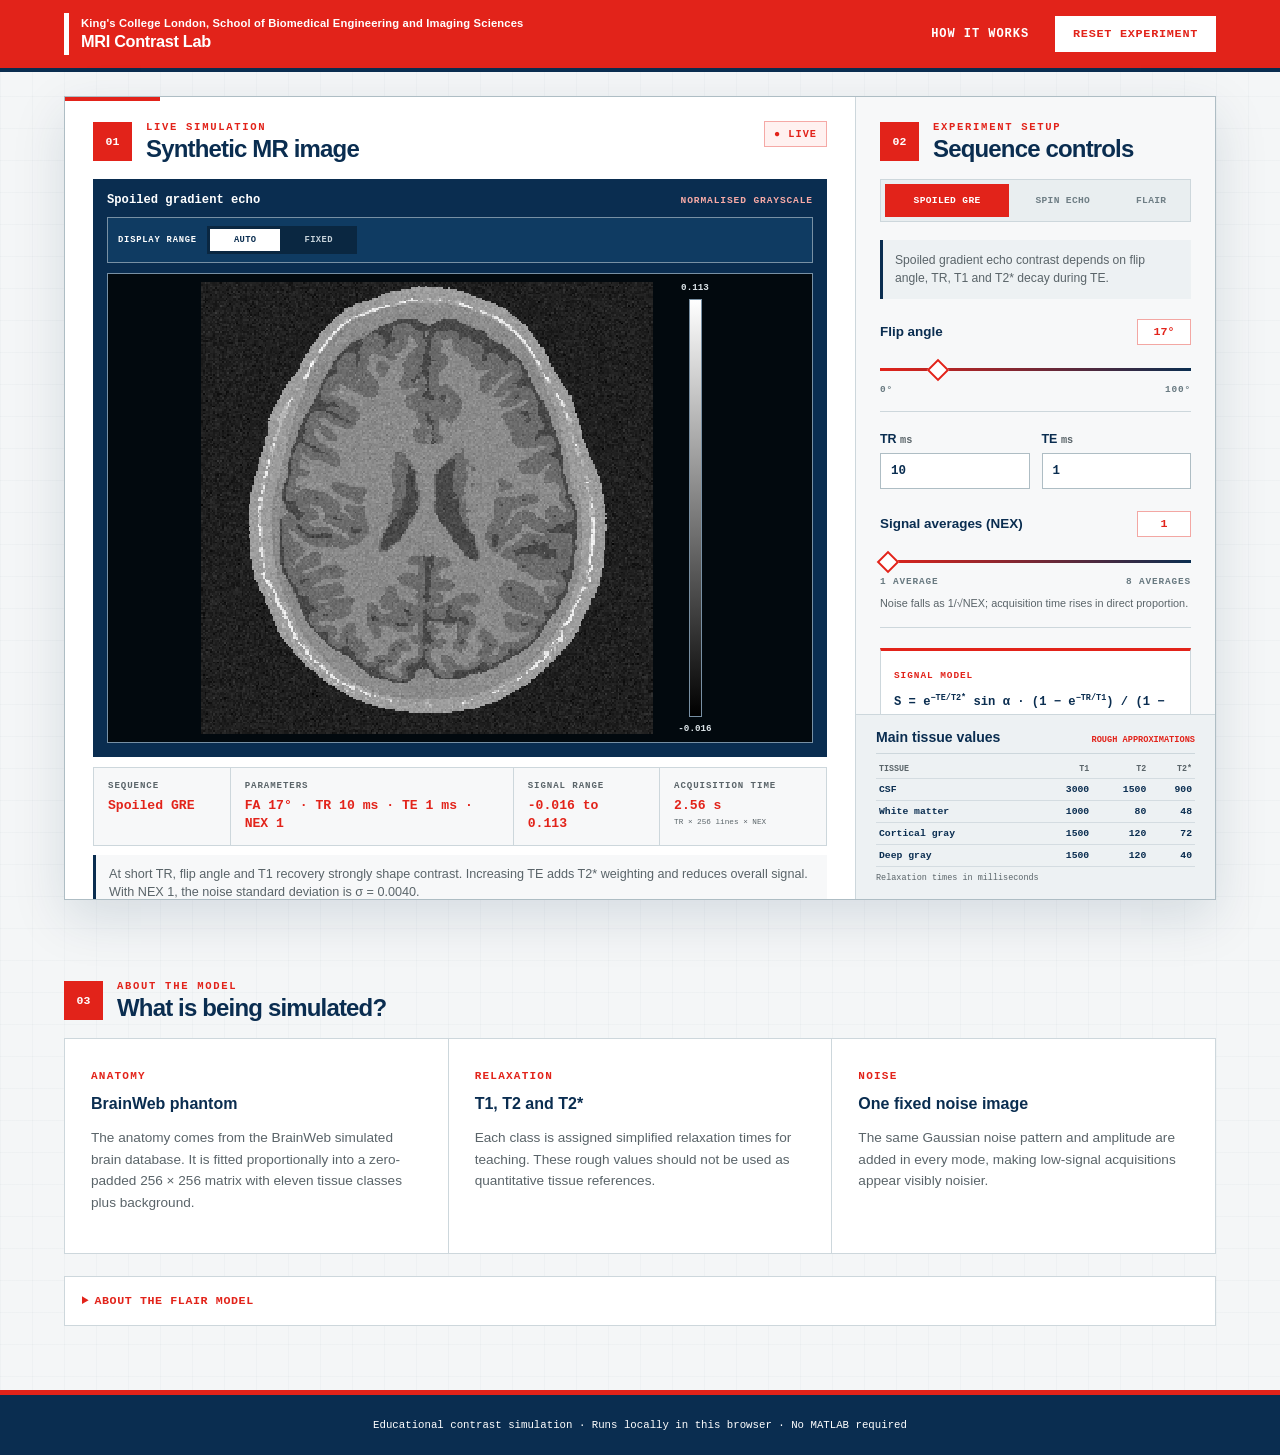
<file: lab-apps/contrast/index.html>
<!doctype html>
<html lang="en">
  <head>
    <meta charset="utf-8" />
    <meta name="viewport" content="width=device-width, initial-scale=1" />
    <meta name="theme-color" content="#e2231a" />
    <meta name="description" content="Explore spoiled GRE, spin echo and FLAIR MRI contrast in a browser-based teaching simulation." />
    <title>MRI Contrast Lab</title>
    <link rel="icon" href="favicon.svg?v=1" type="image/svg+xml" sizes="any" />
    <link rel="stylesheet" href="styles.css?v=contrast-6" />
  </head>
  <body>
    <header class="topbar">
      <a class="brand" href="#top" aria-label="MRI Contrast Lab home">
        <span class="brand-rule" aria-hidden="true"></span>
        <span class="brand-copy">
          <span class="institution">King's College London, School of Biomedical Engineering and Imaging Sciences</span>
          <span class="brand-title">MRI Contrast Lab</span>
        </span>
      </a>
      <div class="top-actions">
        <button class="text-button" id="howButton" type="button">How it works</button>
        <button class="reset-button" id="resetButton" type="button">Reset experiment</button>
      </div>
    </header>

    <main id="top">
      <section class="workspace" aria-label="MRI contrast experiment">
        <section class="results" aria-labelledby="resultTitle">
          <div class="section-heading result-heading">
            <span class="step">01</span>
            <div><p class="kicker">Live simulation</p><h1 id="resultTitle">Synthetic MR image</h1></div>
            <span class="status" id="status" role="status">Loading</span>
          </div>

          <figure class="image-panel">
            <figcaption><span id="imageTitle">Spoiled gradient echo</span><small>normalised grayscale</small></figcaption>
            <div class="image-toolbar" aria-label="Image contrast display controls">
              <span class="contrast-label">Display range</span>
              <div class="contrast-switch" role="group" aria-label="Select automatic or fixed image contrast">
                <button class="contrast-button active" id="autoContrast" type="button" aria-pressed="true">Auto</button>
                <button class="contrast-button" id="fixedContrast" type="button" aria-pressed="false">Fixed</button>
              </div>
              <div class="fixed-range" id="fixedRange" hidden>
                <label>Lower<input id="contrastLower" type="number" step="0.001" inputmode="decimal" /></label>
                <label>Upper<input id="contrastUpper" type="number" step="0.001" inputmode="decimal" /></label>
              </div>
            </div>
            <div class="image-stage">
              <canvas id="imageCanvas" width="256" height="256" aria-label="Simulated axial brain MR image in a square field of view"></canvas>
              <div class="colorbar" aria-label="Signal intensity scale">
                <span id="scaleMax">—</span><i aria-hidden="true"></i><span id="scaleMin">—</span>
              </div>
            </div>
          </figure>

          <div class="metrics" aria-label="Simulation metrics">
            <div><span>Sequence</span><strong id="sequenceReadout">Spoiled GRE</strong></div>
            <div><span>Parameters</span><strong id="parameterReadout">FA 17° · TR 10 ms · TE 1 ms</strong></div>
            <div><span>Signal range</span><strong id="rangeReadout">—</strong></div>
            <div><span>Acquisition time</span><strong id="acquisitionReadout">—</strong><small>TR × 256 lines × NEX</small></div>
          </div>
          <p class="interpretation" id="interpretation">Preparing the BrainWeb-derived tissue phantom…</p>
        </section>

        <aside class="controls" aria-labelledby="controlsTitle">
          <div class="section-heading">
            <span class="step">02</span>
            <div><p class="kicker">Experiment setup</p><h2 id="controlsTitle">Sequence controls</h2></div>
          </div>

          <div class="mode-switch" role="group" aria-label="Select sequence type">
            <button class="mode-button active" id="greMode" type="button" aria-pressed="true">Spoiled GRE</button>
            <button class="mode-button" id="seMode" type="button" aria-pressed="false">Spin echo</button>
            <button class="mode-button" id="flairMode" type="button" aria-pressed="false">FLAIR</button>
          </div>

          <p class="panel-intro" id="sequenceDescription">Spoiled gradient echo contrast depends on flip angle, TR, T1 and T2* decay during TE.</p>

          <div class="control-panel" id="greControls">
            <div class="control-group">
              <div class="control-title"><label for="greFA">Flip angle</label><output id="greFAValue">17°</output></div>
              <input id="greFA" type="range" min="0" max="100" step="1" value="17" />
              <div class="range-labels"><span>0°</span><span>100°</span></div>
            </div>
            <div class="number-pair">
              <label>TR <span>ms</span><input id="greTR" type="number" min="1" step="1" value="10" /></label>
              <label>TE <span>ms</span><input id="greTE" type="number" min="0.1" step="0.1" value="1" /></label>
            </div>
          </div>

          <div class="control-panel" id="seControls" hidden>
            <div class="number-pair">
              <label>TR <span>ms</span><input id="seTR" type="number" min="1" step="1" value="1000" /></label>
              <label>TE <span>ms</span><input id="seTE" type="number" min="0.1" step="0.1" value="10" /></label>
            </div>
          </div>

          <div class="control-panel" id="flairControls" hidden>
            <div class="number-field"><label for="flairTI">Inversion time, TI <span>ms</span></label><input id="flairTI" type="number" min="0" step="1" value="458" /></div>
            <div class="number-pair">
              <label>TR <span>ms</span><input id="flairTR" type="number" min="1" step="1" value="1000" /></label>
              <label>TE <span>ms</span><input id="flairTE" type="number" min="0.1" step="0.1" value="180" /></label>
            </div>
          </div>

          <div class="control-group averaging-control">
            <div class="control-title"><label for="nex">Signal averages (NEX)</label><output id="nexValue">1</output></div>
            <input id="nex" type="range" min="1" max="8" step="1" value="1" />
            <div class="range-labels"><span>1 average</span><span>8 averages</span></div>
            <p>Noise falls as 1/√NEX; acquisition time rises in direct proportion.</p>
          </div>

          <div class="formula-card">
            <span>Signal model</span>
            <p id="formulaReadout" aria-label="Spoiled gradient echo signal equation">S = e<sup>−TE/T2*</sup> sin α · (1 − e<sup>−TR/T1</sup>) / (1 − cos α · e<sup>−TR/T1</sup>)</p>
          </div>
          <div class="tip"><span aria-hidden="true">✦</span><p id="tipText"><strong>Try this:</strong> vary the flip angle at short TR and find the angle that maximises signal.</p></div>
        </aside>

        <aside class="derived" aria-labelledby="tissueTitle">
          <div class="derived-heading"><h2 id="tissueTitle">Main tissue values</h2><span>rough approximations</span></div>
          <table>
            <thead><tr><th>Tissue</th><th>T1</th><th>T2</th><th>T2*</th></tr></thead>
            <tbody>
              <tr><th>CSF</th><td>3000</td><td>1500</td><td>900</td></tr>
              <tr><th>White matter</th><td>1000</td><td>80</td><td>48</td></tr>
              <tr><th>Cortical gray</th><td>1500</td><td>120</td><td>72</td></tr>
              <tr><th>Deep gray</th><td>1500</td><td>120</td><td>40</td></tr>
            </tbody>
          </table>
          <small>Relaxation times in milliseconds</small>
        </aside>
      </section>

      <section class="explain" id="explain" aria-labelledby="explainTitle">
        <div class="section-heading">
          <span class="step">03</span>
          <div><p class="kicker">About the model</p><h2 id="explainTitle">What is being simulated?</h2></div>
        </div>
        <div class="concept-grid">
          <article><span>Anatomy</span><h3>BrainWeb phantom</h3><p>The anatomy comes from the BrainWeb simulated brain database. It is fitted proportionally into a zero-padded 256 × 256 matrix with eleven tissue classes plus background.</p></article>
          <article><span>Relaxation</span><h3>T1, T2 and T2*</h3><p>Each class is assigned simplified relaxation times for teaching. These rough values should not be used as quantitative tissue references.</p></article>
          <article><span>Noise</span><h3>One fixed noise image</h3><p>The same Gaussian noise pattern and amplitude are added in every mode, making low-signal acquisitions appear visibly noisier.</p></article>
        </div>
        <details>
          <summary>About the FLAIR model</summary>
          <p>FLAIR is represented as a spin-echo signal preceded by inversion. Adjust TI to find where a tissue’s longitudinal magnetisation crosses zero; the displayed image uses magnitude, matching the original Live Script.</p>
        </details>
      </section>
    </main>

    <footer><p>Educational contrast simulation · Runs locally in this browser · No MATLAB required</p></footer>
    <script type="module" src="app.js?v=contrast-6"></script>
  </body>
</html>
</file>
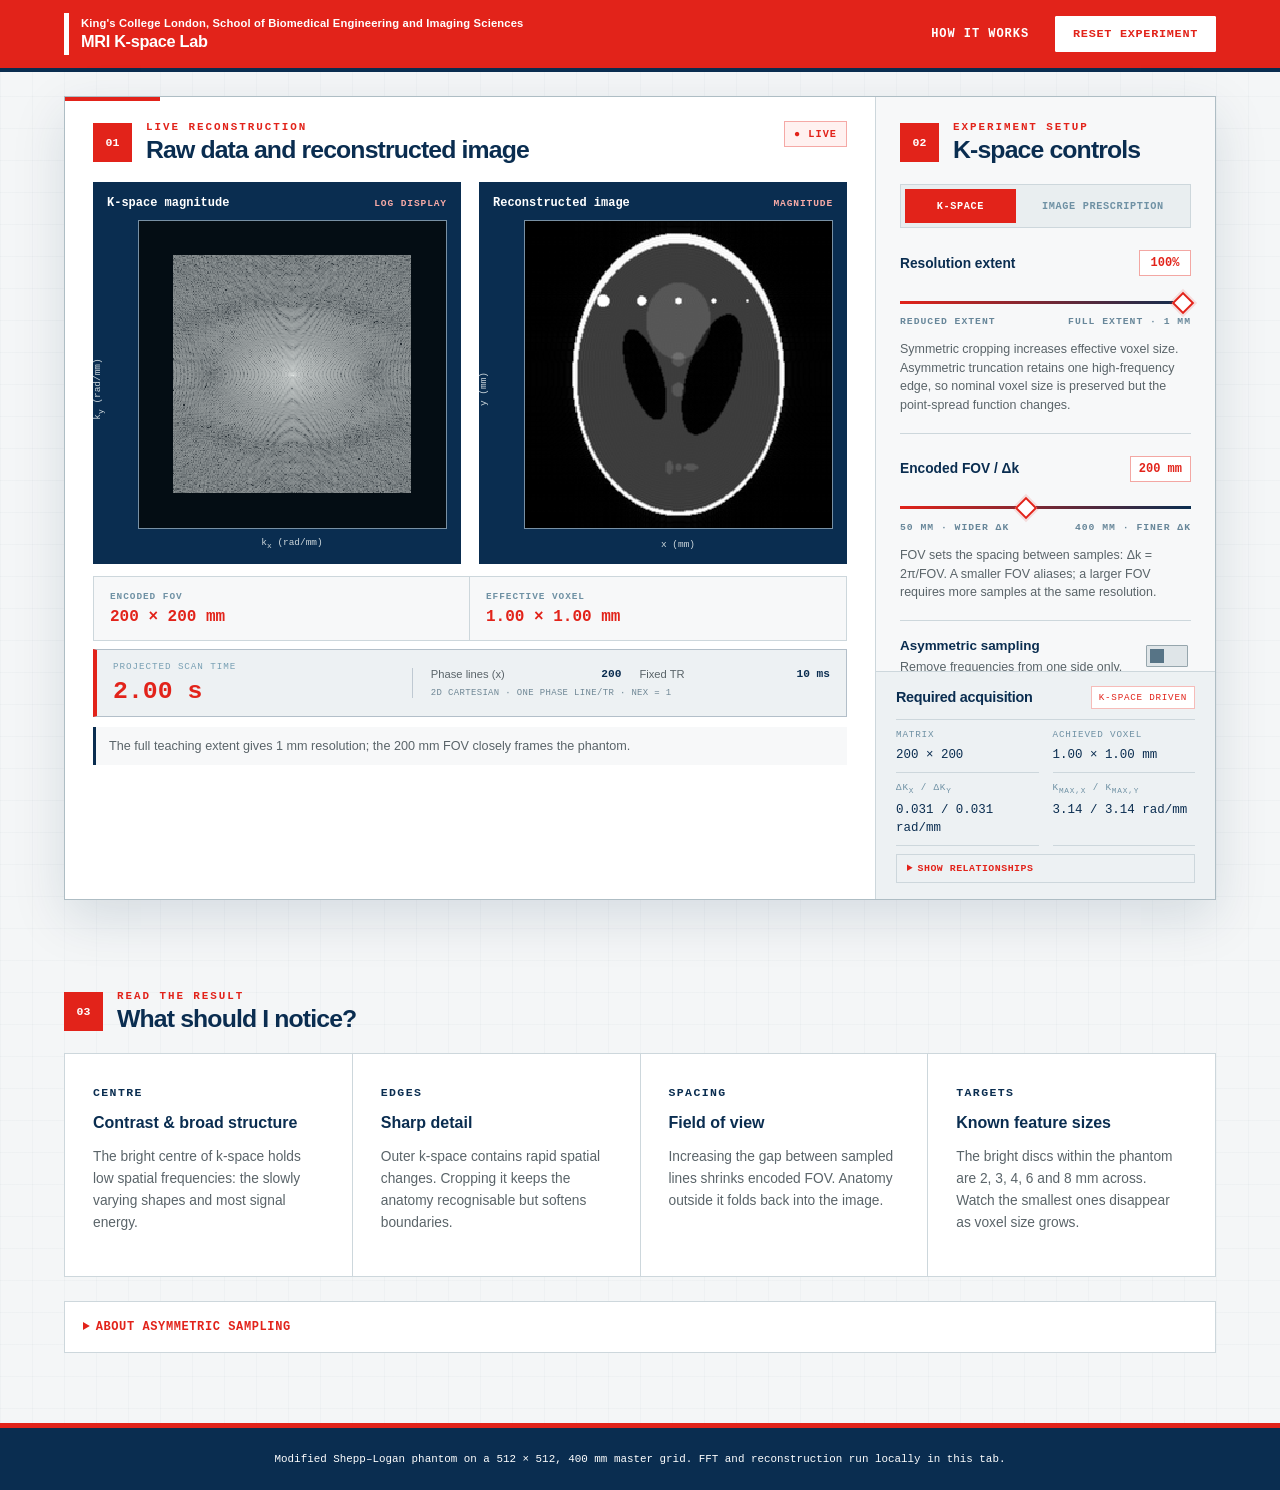
<file: lab-apps/k-space/index.html>
<!doctype html>
<html lang="en">
  <head>
    <meta charset="utf-8" />
    <meta name="viewport" content="width=device-width, initial-scale=1" />
    <meta name="theme-color" content="#03090f" />
    <meta name="description" content="Explore how MRI k-space sampling changes image resolution, field of view, blur and aliasing." />
    <title>MRI K-space Lab</title>
    <link rel="stylesheet" href="styles.css?v=kings-1" />
  </head>
  <body>
    <header class="topbar">
      <a class="brand" href="#top" aria-label="MRI K-space Lab home">
        <span class="brand-rule" aria-hidden="true"></span>
        <span class="brand-copy">
          <span class="institution">King's College London, School of Biomedical Engineering and Imaging Sciences</span>
          <span class="brand-title">MRI K-space Lab</span>
        </span>
      </a>
      <div class="top-actions">
        <button class="text-button" id="howButton" type="button">How it works</button>
        <button class="reset-button" id="resetButton" type="button">Reset experiment</button>
      </div>
    </header>

    <main id="top">
      <section class="workspace" aria-label="K-space experiment">
        <aside class="controls" aria-labelledby="controlsTitle">
          <div class="section-heading">
            <span class="step">02</span>
            <div><p class="kicker">Experiment setup</p><h2 id="controlsTitle">K-space controls</h2></div>
          </div>

          <div class="mode-switch" role="group" aria-label="Choose which domain drives the experiment">
            <button class="mode-button active" id="kspaceMode" type="button" aria-pressed="true">K-space</button>
            <button class="mode-button" id="imageMode" type="button" aria-pressed="false">Image prescription</button>
          </div>

          <div class="control-panel" id="kspaceControls">
            <div class="control-group">
              <div class="control-title"><label for="resolution">Resolution extent</label><output id="resolutionValue">100%</output></div>
              <input id="resolution" type="range" min="0.05" max="1" step="0.05" value="1" />
              <div class="range-labels"><span>Reduced extent</span><span>Full extent · 1 mm</span></div>
              <p>Symmetric cropping increases effective voxel size. Asymmetric truncation retains one high-frequency edge, so nominal voxel size is preserved but the point-spread function changes.</p>
            </div>

            <div class="control-group">
              <div class="control-title"><label for="fov">Encoded FOV / Δk</label><output id="fovValue">200 mm</output></div>
              <input id="fov" type="range" min="50" max="400" step="1" value="200" />
              <div class="range-labels"><span>50 mm · wider Δk</span><span>400 mm · finer Δk</span></div>
              <p>FOV sets the spacing between samples: Δk = 2π/FOV. A smaller FOV aliases; a larger FOV requires more samples at the same resolution.</p>
            </div>

            <div class="toggle-row">
              <div><label for="asymmetric">Asymmetric sampling</label><p>Remove frequencies from one side only.</p></div>
              <input id="asymmetric" class="switch" type="checkbox" />
            </div>
            <div class="toggle-row">
              <div><label for="both">Sample both dimensions</label><p>Apply changes in readout and phase directions.</p></div>
              <input id="both" class="switch" type="checkbox" />
            </div>

            <div class="tip"><span aria-hidden="true">✦</span><p><strong>Try this:</strong> raise FOV from 200 to 400 mm. The anatomy barely changes, but the phase-line count and scan time double.</p></div>
          </div>

          <div class="control-panel" id="imageControls" hidden>
            <p class="panel-intro">Prescribe the image-domain requirements. The lab calculates the Cartesian k-space grid needed to achieve them.</p>

            <div class="control-group">
              <div class="control-title"><label for="imageFovX">Readout FOV (x)</label><output id="imageFovXValue">200 mm</output></div>
              <input id="imageFovX" type="range" min="50" max="400" step="1" value="200" />
              <div class="range-labels"><span>50 mm</span><span>400 mm</span></div>
            </div>

            <div class="control-group">
              <div class="control-title"><label for="imageFovY">Phase FOV (y)</label><output id="imageFovYValue">200 mm</output></div>
              <input id="imageFovY" type="range" min="50" max="400" step="1" value="200" />
              <div class="range-labels"><span>50 mm</span><span>400 mm</span></div>
            </div>

            <div class="control-group">
              <div class="control-title"><label for="imageResolutionX">Readout resolution</label><output id="imageResolutionXValue">1.6 mm</output></div>
              <input id="imageResolutionX" type="range" min="0.8" max="8" step="0.1" value="1.6" />
              <div class="range-labels"><span>Finer</span><span>Coarser</span></div>
            </div>

            <div class="control-group">
              <div class="control-title"><label for="imageResolutionY">Phase resolution</label><output id="imageResolutionYValue">1.6 mm</output></div>
              <input id="imageResolutionY" type="range" min="0.8" max="8" step="0.1" value="1.6" />
              <div class="range-labels"><span>Finer</span><span>Coarser</span></div>
            </div>

            <div class="compact-field phase-field">
              <label for="phaseDirection">Phase-encoding direction</label>
              <select id="phaseDirection"><option value="y">y (vertical)</option><option value="x">x (horizontal)</option></select>
            </div>

            <div class="tip"><span aria-hidden="true">✦</span><p>Matrix dimensions are rounded up to whole samples. The 400 mm high-resolution master grid supports continuous prescriptions without constraining FOV to integer undersampling factors.</p></div>
          </div>
        </aside>

        <div class="results">
          <div class="section-heading result-heading">
            <span class="step">01</span>
            <div><p class="kicker">Live reconstruction</p><h2>Raw data and reconstructed image</h2></div>
            <span class="status" id="status" role="status">Ready</span>
          </div>

          <div class="canvas-grid">
            <figure class="image-panel">
              <figcaption><span>K-space magnitude</span><small>log display</small></figcaption>
              <div class="plot-wrap">
                <canvas id="kspaceCanvas" width="256" height="256" aria-label="Sampled k-space magnitude"></canvas>
                <span class="axis-y">k<sub>y</sub> (rad/mm)</span>
                <span class="axis-x">k<sub>x</sub> (rad/mm)</span>
              </div>
            </figure>
            <figure class="image-panel">
              <figcaption><span>Reconstructed image</span><small>magnitude</small></figcaption>
              <div class="plot-wrap">
                <canvas id="imageCanvas" width="256" height="256" aria-label="Reconstructed brain phantom"></canvas>
                <span class="axis-y">y (mm)</span>
                <span class="axis-x">x (mm)</span>
              </div>
            </figure>
          </div>

          <div class="metrics" aria-label="Sampling metrics">
            <div><span>Encoded FOV</span><strong id="fovMetric">—</strong></div>
            <div><span id="voxelLabel">Effective voxel</span><strong id="voxelMetric">—</strong></div>
          </div>
          <div class="scan-summary" aria-label="Projected scan time">
            <div class="scan-summary-main"><span>Projected scan time</span><strong id="scanTimeReadout">—</strong></div>
            <div class="scan-summary-details">
              <span><b id="phaseLinesLabel">Phase lines (x)</b><strong id="phaseLinesReadout">—</strong></span>
              <span><b>Fixed TR</b><strong>10 ms</strong></span>
              <small>2D Cartesian · one phase line/TR · NEX = 1</small>
            </div>
          </div>
          <p class="interpretation" id="interpretation">Loading the teaching phantom…</p>
        </div>

        <aside class="derived" aria-labelledby="derivedTitle">
          <div class="derived-heading">
            <p class="kicker">Linked parameters</p>
            <h2 id="derivedTitle">Required acquisition</h2>
            <span class="mode-readout" id="modeReadout">K-space driven</span>
          </div>

          <dl class="derived-grid">
            <div><dt>Matrix</dt><dd id="matrixReadout">—</dd></div>
            <div><dt>Achieved voxel</dt><dd id="voxelReadout">—</dd></div>
            <div><dt>Δk<sub>x</sub> / Δk<sub>y</sub></dt><dd id="deltaKReadout">—</dd></div>
            <div><dt>k<sub>max,x</sub> / k<sub>max,y</sub></dt><dd id="kmaxReadout">—</dd></div>
          </dl>

          <details class="equations">
            <summary>Show relationships</summary>
            <p>Δk = 2π/FOV<br />k<sub>max</sub> = π/Δx<br />N ≈ FOV/Δx<br />t<sub>scan</sub> = TR × N<sub>phase</sub></p>
          </details>
        </aside>
      </section>

      <section class="explain" id="explain" aria-labelledby="explainTitle">
        <div class="section-heading">
          <span class="step">03</span>
          <div><p class="kicker">Read the result</p><h2 id="explainTitle">What should I notice?</h2></div>
        </div>
        <div class="concept-grid">
          <article><span>Centre</span><h3>Contrast & broad structure</h3><p>The bright centre of k-space holds low spatial frequencies: the slowly varying shapes and most signal energy.</p></article>
          <article><span>Edges</span><h3>Sharp detail</h3><p>Outer k-space contains rapid spatial changes. Cropping it keeps the anatomy recognisable but softens boundaries.</p></article>
          <article><span>Spacing</span><h3>Field of view</h3><p>Increasing the gap between sampled lines shrinks encoded FOV. Anatomy outside it folds back into the image.</p></article>
          <article><span>Targets</span><h3>Known feature sizes</h3><p>The bright discs within the phantom are 2, 3, 4, 6 and 8 mm across. Watch the smallest ones disappear as voxel size grows.</p></article>
        </div>
        <details>
          <summary>About asymmetric sampling</summary>
          <p>This demo zero-fills one side of k-space to reveal the phase-sensitive artefact. Clinical partial-Fourier methods use conjugate symmetry plus phase estimation, so they reconstruct more accurately than this teaching approximation.</p>
        </details>
      </section>
    </main>

    <footer><p>Modified Shepp–Logan phantom on a 512 × 512, 400 mm master grid. FFT and reconstruction run locally in this tab.</p></footer>
    <script type="module" src="app.js?v=physical-3"></script>
  </body>
</html>
</file>
<file: lab-apps/contrast/styles.css>
:root {
  --ink: #0a2d50;
  --muted: #5a6469;
  --paper: #f4f6f7;
  --panel: #ffffff;
  --navy: #0a2d50;
  --red: #e2231a;
  --line: #cdd7dc;
  --line-bright: #aebdc4;
  --shadow: 0 18px 50px rgba(10, 45, 80, .13);
  --mono: ui-monospace, "SFMono-Regular", Consolas, "Liberation Mono", Menlo, monospace;
}

* { box-sizing: border-box; }
html { scroll-behavior: smooth; }
body {
  margin: 0;
  color: var(--ink);
  background-color: var(--paper);
  background-image: linear-gradient(rgba(10, 45, 80, .025) 1px, transparent 1px), linear-gradient(90deg, rgba(10, 45, 80, .025) 1px, transparent 1px);
  background-size: 32px 32px;
  font-family: Arial, "Helvetica Neue", Helvetica, sans-serif;
}
button, input { font: inherit; }
button { cursor: pointer; border: 0; }
input { accent-color: var(--red); }

.topbar {
  height: 72px;
  display: flex;
  align-items: center;
  justify-content: space-between;
  gap: 24px;
  padding: 0 5vw;
  color: #fff;
  background: var(--red);
  border-bottom: 4px solid var(--navy);
}
.brand { display: flex; align-items: center; gap: 12px; min-width: 0; color: #fff; text-decoration: none; }
.brand-rule { width: 5px; height: 42px; flex: 0 0 auto; background: #fff; }
.brand-copy { display: grid; gap: 3px; min-width: 0; }
.institution { font-size: .7rem; font-weight: 700; line-height: 1.15; letter-spacing: .015em; white-space: nowrap; overflow: hidden; text-overflow: ellipsis; }
.brand-title { font-size: 1.02rem; font-weight: 800; letter-spacing: -.02em; }
.top-actions { display: flex; gap: 12px; flex: 0 0 auto; }
.text-button { padding: 10px 14px; color: #fff; background: transparent; font: 700 .75rem var(--mono); text-transform: uppercase; letter-spacing: .08em; }
.text-button:hover { text-decoration: underline; }
.reset-button { padding: 10px 17px; color: var(--red); background: #fff; border: 1px solid #fff; font: 800 .74rem var(--mono); text-transform: uppercase; letter-spacing: .06em; }
.reset-button:hover, .reset-button:focus-visible { color: #fff; background: var(--navy); border-color: var(--navy); }

main { max-width: 1440px; margin: auto; padding: 0 5vw; }
.workspace {
  position: relative;
  display: grid;
  grid-template-columns: minmax(0, 1fr) minmax(310px, 360px);
  grid-template-rows: minmax(0, 1fr) auto;
  grid-template-areas: "results controls" "results derived";
  height: calc(100dvh - 96px);
  min-height: 580px;
  max-height: 850px;
  margin-top: 24px;
  overflow: hidden;
  background: #fff;
  border: 1px solid var(--line-bright);
  box-shadow: var(--shadow);
}
.workspace::before { content: ""; position: absolute; z-index: 2; inset: -1px auto auto -1px; width: 96px; height: 5px; background: var(--red); }
.results { grid-area: results; min-width: 0; min-height: 0; padding: 24px 28px 28px; overflow-y: auto; overscroll-behavior: contain; scrollbar-color: var(--line-bright) transparent; scrollbar-width: thin; }
.controls { grid-area: controls; min-height: 0; padding: 24px; overflow-y: auto; overscroll-behavior: contain; background: #f7f8f9; border-left: 1px solid var(--line); scrollbar-color: var(--line-bright) transparent; scrollbar-width: thin; }
.derived { grid-area: derived; padding: 14px 20px 16px; background: #edf1f3; border-top: 1px solid var(--line); border-left: 1px solid var(--line); }

.section-heading { display: flex; align-items: center; gap: 14px; margin-bottom: 18px; }
.section-heading h1, .section-heading h2 { margin: 0; font-size: 1.5rem; line-height: 1.05; letter-spacing: -.035em; }
.kicker { margin: 0 0 3px; color: var(--red); font: 800 .66rem var(--mono); text-transform: uppercase; letter-spacing: .16em; }
.step { display: grid; place-items: center; width: 39px; height: 39px; flex: 0 0 auto; color: #fff; background: var(--red); font: 900 .72rem var(--mono); }
.status { margin-left: auto; align-self: flex-start; padding: 6px 9px; color: var(--red); background: #fff1f0; border: 1px solid rgba(226, 35, 26, .35); font: 800 .64rem var(--mono); text-transform: uppercase; letter-spacing: .1em; }
.status::before { content: "● "; }

.image-panel { margin: 0; padding: 13px; color: #fff; background: var(--navy); border: 1px solid var(--navy); }
.image-panel figcaption { display: flex; justify-content: space-between; align-items: baseline; margin-bottom: 10px; font: 750 .76rem var(--mono); }
.image-panel small { color: #f7aaa6; font-size: .6rem; text-transform: uppercase; letter-spacing: .09em; }
.image-toolbar { display: grid; grid-template-columns: auto 150px auto; align-items: center; justify-content: start; gap: 10px; margin-bottom: 10px; padding: 8px 10px; color: #fff; background: #0f3b62; border: 1px solid #7890a4; }
.image-stage { position: relative; min-height: 300px; height: min(53vh, 470px); display: flex; align-items: stretch; justify-content: center; gap: 18px; padding: 8px; overflow: hidden; background: #02090e; border: 1px solid #7890a4; }
canvas { display: block; width: auto; max-width: calc(100% - 70px); height: 100%; max-height: 100%; aspect-ratio: 1; align-self: center; object-fit: contain; image-rendering: pixelated; background: #000; }
.colorbar { display: grid; grid-template-rows: auto 1fr auto; gap: 6px; width: 48px; color: #dce4e8; text-align: center; font: 600 .58rem var(--mono); }
.colorbar i { display: block; width: 13px; height: 100%; margin: auto; background: linear-gradient(#fff, #000); border: 1px solid #7890a4; }
.contrast-label { display: block; color: #fff; font: 750 .55rem var(--mono); text-transform: uppercase; letter-spacing: .09em; }
.contrast-switch { display: grid; grid-template-columns: 1fr 1fr; gap: 3px; padding: 3px; background: rgba(0, 0, 0, .34); }
.contrast-button { padding: 6px 5px; color: #c7d3da; background: transparent; font: 800 .55rem var(--mono); text-transform: uppercase; letter-spacing: .04em; }
.contrast-button.active { color: var(--navy); background: #fff; }
.fixed-range { display: grid; grid-template-columns: 78px 78px; gap: 6px; margin: 0; }
.fixed-range[hidden] { display: none; }
.fixed-range label { color: #dce4e8; font: 650 .5rem var(--mono); text-transform: uppercase; letter-spacing: .04em; }
.fixed-range input { width: 100%; margin-top: 4px; padding: 5px 4px; color: var(--navy); background: #fff; border: 1px solid #aebdc4; font: 700 .58rem var(--mono); }

.metrics { display: grid; grid-template-columns: .7fr 1.45fr .75fr .85fr; margin-top: 10px; background: #f7f8f9; border: 1px solid var(--line); }
.metrics div { min-width: 0; padding: 12px 14px; border-right: 1px solid var(--line); }
.metrics div:last-child { border: 0; }
.metrics span { display: block; color: var(--muted); font: 750 .57rem var(--mono); text-transform: uppercase; letter-spacing: .1em; }
.metrics strong { display: block; margin-top: 6px; overflow-wrap: anywhere; color: var(--red); font: 800 .82rem/1.35 var(--mono); }
.metrics small { display: block; margin-top: 3px; color: var(--muted); font: 500 .48rem/1.3 var(--mono); }
.interpretation { margin: 9px 0 0; padding: 10px 13px; color: var(--muted); background: #f7f8f9; border-left: 3px solid var(--navy); font-size: .79rem; line-height: 1.45; }

.mode-switch { display: grid; grid-template-columns: 1.25fr 1fr .7fr; gap: 4px; padding: 4px; background: #e9eef0; border: 1px solid var(--line); }
.mode-button { padding: 10px 5px; color: #6f7e85; background: transparent; border: 1px solid transparent; font: 800 .6rem var(--mono); text-transform: uppercase; letter-spacing: .035em; }
.mode-button:hover { color: var(--navy); }
.mode-button.active { color: #fff; background: var(--red); border-color: var(--red); }
.panel-intro { margin: 18px 0 0; padding: 11px 12px; color: var(--muted); background: #edf1f3; border-left: 3px solid var(--navy); font-size: .76rem; line-height: 1.5; }
.control-panel[hidden] { display: none !important; }
.control-group { padding: 20px 0 16px; border-bottom: 1px solid var(--line); }
.control-title { display: flex; align-items: center; justify-content: space-between; gap: 12px; font-size: .84rem; font-weight: 750; }
.control-title output { min-width: 54px; padding: 5px 8px; color: var(--red); background: #fff; border: 1px solid rgba(226, 35, 26, .4); text-align: center; font: 750 .73rem var(--mono); }
input[type="range"] { width: 100%; height: 20px; margin: 15px 0 4px; appearance: none; background: transparent; }
input[type="range"]::-webkit-slider-runnable-track { height: 3px; background: linear-gradient(90deg, var(--red), var(--navy)); }
input[type="range"]::-webkit-slider-thumb { width: 16px; height: 16px; margin-top: -6px; appearance: none; background: #fff; border: 2px solid var(--red); transform: rotate(45deg); }
input[type="range"]::-moz-range-track { height: 3px; background: linear-gradient(90deg, var(--red), var(--navy)); }
input[type="range"]::-moz-range-thumb { width: 13px; height: 13px; background: #fff; border: 2px solid var(--red); border-radius: 0; transform: rotate(45deg); }
.range-labels { display: flex; justify-content: space-between; color: #687980; font: 750 .59rem var(--mono); text-transform: uppercase; letter-spacing: .09em; }
.number-pair { display: grid; grid-template-columns: 1fr 1fr; gap: 12px; padding: 20px 0 4px; }
.number-pair label, .number-field label { color: var(--navy); font-size: .78rem; font-weight: 750; }
.number-pair label span, .number-field label span { color: var(--muted); font: 600 .64rem var(--mono); }
.number-pair input, .number-field input { width: 100%; margin-top: 7px; padding: 10px; color: var(--navy); background: #fff; border: 1px solid var(--line-bright); font: 750 .78rem var(--mono); }
.number-field { padding: 20px 0 0; }
.averaging-control { padding-top: 18px; }
.averaging-control p { margin: 9px 0 0; color: var(--muted); font-size: .68rem; line-height: 1.4; }
.formula-card { margin-top: 20px; padding: 13px; color: var(--navy); background: #fff; border: 1px solid var(--line); border-top: 3px solid var(--red); }
.formula-card > span { color: var(--red); font: 800 .59rem var(--mono); text-transform: uppercase; letter-spacing: .1em; }
.formula-card #formulaReadout { margin: 10px 0 0; overflow-wrap: normal; color: var(--navy); font: 600 .76rem/1.8 var(--mono); }
.formula-card #formulaReadout sup { font-size: .7em; line-height: 0; }
.tip { display: flex; gap: 9px; margin-top: 14px; padding: 12px; color: var(--navy); background: #fff1f0; border: 1px solid rgba(226, 35, 26, .28); font-size: .75rem; line-height: 1.45; }
.tip p { margin: 0; }
.tip > span { color: var(--red); }

.derived-heading { display: flex; align-items: baseline; justify-content: space-between; gap: 10px; padding-bottom: 8px; border-bottom: 1px solid var(--line); }
.derived-heading h2 { margin: 0; font-size: .88rem; }
.derived-heading span { color: var(--red); font: 700 .54rem var(--mono); text-transform: uppercase; }
table { width: 100%; border-collapse: collapse; margin-top: 5px; font: 650 .61rem var(--mono); }
th, td { padding: 5px 3px; text-align: right; border-bottom: 1px solid rgba(10, 45, 80, .11); }
th:first-child { text-align: left; }
thead th { color: var(--muted); font-size: .52rem; text-transform: uppercase; }
.derived > small { display: block; margin-top: 6px; color: var(--muted); font: .53rem var(--mono); }

.explain { padding: 80px 0 64px; }
.concept-grid { display: grid; grid-template-columns: repeat(3, 1fr); gap: 1px; background: var(--line); border: 1px solid var(--line); }
.concept-grid article { padding: 26px; background: #fff; }
.concept-grid article > span { color: var(--red); font: 800 .69rem var(--mono); text-transform: uppercase; letter-spacing: .11em; }
.concept-grid h3 { margin: 12px 0 8px; font-size: 1rem; }
.concept-grid p, details p { color: var(--muted); font-size: .85rem; line-height: 1.6; }
details { margin-top: 22px; padding: 17px; background: #fff; border: 1px solid var(--line); }
summary { cursor: pointer; color: var(--red); font: 800 .73rem var(--mono); text-transform: uppercase; letter-spacing: .05em; }
details p { max-width: 850px; margin-bottom: 0; }
footer { padding: 24px 5vw; color: #fff; background: var(--navy); border-top: 5px solid var(--red); text-align: center; font: .67rem var(--mono); }
footer p { margin: 0; }

:focus-visible { outline: 2px solid #c83296; outline-offset: 3px; }
@media (max-width: 1100px) {
  .workspace { grid-template-columns: minmax(0, 1fr) 300px; }
  .image-stage { height: min(50vh, 430px); }
}
@media (max-width: 900px) {
  .workspace { grid-template-columns: 1fr; grid-template-rows: auto; grid-template-areas: "results" "controls" "derived"; height: auto; max-height: none; overflow: visible; }
  .controls, .results { overflow: visible; }
  .controls { border-top: 1px solid var(--line); border-left: 0; }
  .derived { border-left: 0; }
}
@media (max-width: 700px) {
  .topbar { padding: 0 18px; }
  .institution { max-width: 58vw; }
  .text-button { display: none; }
  main { padding: 0 18px; }
  .workspace { margin-top: 24px; }
  .results, .controls { padding: 22px 18px; }
  .image-stage { min-height: 260px; height: min(78vw, 360px); }
  .image-toolbar { grid-template-columns: auto 1fr; }
  .fixed-range { grid-column: 1 / -1; grid-template-columns: 1fr 1fr; }
  .metrics { grid-template-columns: 1fr; }
  .metrics div { border-right: 0; border-bottom: 1px solid var(--line); }
  .concept-grid { grid-template-columns: 1fr; }
}
@media (prefers-reduced-motion: reduce) { html { scroll-behavior: auto; } * { transition: none !important; } }
</file>
<file: lab-apps/k-space/styles.css>
:root {
  --ink: #0a2d50;
  --muted: #5a6469;
  --paper: #f4f6f7;
  --panel: #ffffff;
  --panel-raised: #edf1f3;
  --navy: #0a2d50;
  --red: #e2231a;
  --cyan: #e2231a;
  --violet: #0a2d50;
  --magenta: #c83296;
  --line: #cdd7dc;
  --line-bright: #aebdc4;
  --shadow: 0 18px 50px rgba(10, 45, 80, .13);
  --mono: ui-monospace, "SFMono-Regular", Consolas, "Liberation Mono", Menlo, monospace;
}

* { box-sizing: border-box; }
html { scroll-behavior: smooth; }
body {
  margin: 0;
  background-color: var(--paper);
  background-image: linear-gradient(rgba(10, 45, 80, .025) 1px, transparent 1px), linear-gradient(90deg, rgba(10, 45, 80, .025) 1px, transparent 1px);
  background-size: 32px 32px;
  color: var(--ink);
  font-family: Arial, "Helvetica Neue", Helvetica, sans-serif;
}
button, input, select { font: inherit; }
button, select, input { accent-color: var(--cyan); }

.topbar {
  height: 72px;
  display: flex;
  align-items: center;
  justify-content: space-between;
  max-width: none;
  padding: 0 5vw;
  border-bottom: 4px solid var(--navy);
  background: var(--red);
}
.brand { display: flex; align-items: center; gap: 12px; min-width: 0; color: #fff; text-decoration: none; }
.brand-rule { width: 5px; height: 42px; flex: 0 0 auto; background: #fff; }
.brand-copy { display: grid; gap: 3px; min-width: 0; }
.institution { font-size: .7rem; font-weight: 700; line-height: 1.15; letter-spacing: .015em; white-space: nowrap; overflow: hidden; text-overflow: ellipsis; }
.brand-title { font-size: 1.02rem; font-weight: 800; letter-spacing: -.02em; }
.top-actions { display: flex; gap: 12px; }
button { cursor: pointer; border: 0; }
.text-button { background: transparent; color: #fff; padding: 10px 14px; font-family: var(--mono); font-size: .75rem; font-weight: 700; text-transform: uppercase; letter-spacing: .08em; }
.text-button:hover { text-decoration: underline; }
.reset-button { background: #fff; color: var(--red); padding: 10px 17px; border: 1px solid #fff; border-radius: 1px; font-family: var(--mono); font-size: .74rem; font-weight: 800; text-transform: uppercase; letter-spacing: .06em; }
.reset-button:hover, .reset-button:focus-visible { background: var(--navy); color: #fff; border-color: var(--navy); }

main { max-width: 1440px; margin: auto; padding: 0 5vw; }
.kicker { margin: 0 0 10px; color: var(--cyan); font-family: var(--mono); text-transform: uppercase; letter-spacing: .18em; font-size: .68rem; font-weight: 800; }

.workspace { position: relative; display: grid; grid-template-columns: minmax(0, 1fr) minmax(300px, 340px); grid-template-rows: minmax(0, 1fr) auto; grid-template-areas: "results controls" "results derived"; height: calc(100dvh - 96px); min-height: 560px; max-height: 820px; margin-top: 24px; background: #fff; border: 1px solid var(--line-bright); box-shadow: var(--shadow); overflow: hidden; }
.workspace::before { content: ""; position: absolute; z-index: 1; inset: -1px auto auto -1px; width: 96px; height: 5px; background: var(--red); }
.controls { grid-area: controls; min-height: 0; padding: 24px; border-left: 1px solid var(--line); background: #f7f8f9; overflow-y: auto; overscroll-behavior: contain; scrollbar-color: var(--line-bright) transparent; scrollbar-width: thin; }
.results { grid-area: results; min-width: 0; min-height: 0; padding: 24px 28px 28px; background: #fff; overflow-y: auto; overscroll-behavior: contain; scrollbar-color: var(--line-bright) transparent; scrollbar-width: thin; }
.section-heading { display: flex; align-items: center; gap: 14px; margin-bottom: 20px; }
.section-heading h2 { margin: 0; font-size: 1.55rem; font-weight: 680; letter-spacing: -.035em; }
.section-heading .kicker { margin-bottom: 3px; color: var(--red); }
.step { display: grid; place-items: center; width: 39px; height: 39px; flex: 0 0 auto; background: var(--red); color: #fff; font-family: var(--mono); font-size: .72rem; font-weight: 900; }
.mode-switch { display: grid; grid-template-columns: .8fr 1.2fr; gap: 4px; padding: 4px; border: 1px solid var(--line); background: #e9eef0; }
.mode-button { padding: 10px 8px; background: transparent; color: #6f91a4; border: 1px solid transparent; font-family: var(--mono); font-size: .64rem; font-weight: 800; text-transform: uppercase; letter-spacing: .06em; }
.mode-button:hover { color: var(--ink); }
.mode-button.active { color: #fff; background: var(--red); border-color: var(--red); box-shadow: none; }
.control-panel[hidden] { display: none !important; }
.panel-intro { margin: 23px 0 4px; padding: 12px 13px; color: var(--muted); border-left: 3px solid var(--navy); background: #edf1f3; font-size: .78rem; line-height: 1.55; }
.prescription-pair { display: grid; grid-template-columns: 1fr 1fr; gap: 10px; padding: 23px 0 4px; }
.compact-field label { display: block; margin-bottom: 7px; color: var(--ink); font-size: .73rem; font-weight: 750; }
.compact-field select { width: 100%; padding: 10px 9px; color: var(--navy); border: 1px solid var(--line-bright); border-radius: 0; background: #fff; font-family: var(--mono); font-size: .7rem; }
.phase-field { padding: 20px 0 2px; }
.control-group { padding: 22px 0 18px; border-bottom: 1px solid var(--line); }
.control-title { display: flex; align-items: center; justify-content: space-between; gap: 16px; font-weight: 750; font-size: .86rem; }
.control-title output { min-width: 52px; padding: 5px 8px; background: #fff; color: var(--red); border: 1px solid rgba(226, 35, 26, .4); text-align: center; font-family: var(--mono); font-size: .75rem; font-variant-numeric: tabular-nums; }
input[type="range"] { width: 100%; height: 20px; margin: 16px 0 4px; appearance: none; background: transparent; }
input[type="range"]::-webkit-slider-runnable-track { height: 3px; background: linear-gradient(90deg, var(--red), var(--navy)); box-shadow: none; }
input[type="range"]::-webkit-slider-thumb { width: 16px; height: 16px; margin-top: -6px; appearance: none; border: 2px solid var(--red); border-radius: 0; background: #fff; box-shadow: 0 0 0 2px rgba(226, 35, 26, .12); transform: rotate(45deg); }
input[type="range"]::-moz-range-track { height: 3px; background: linear-gradient(90deg, var(--red), var(--navy)); }
input[type="range"]::-moz-range-thumb { width: 13px; height: 13px; border: 2px solid var(--red); border-radius: 0; background: #fff; box-shadow: none; transform: rotate(45deg); }
.range-labels { display: flex; justify-content: space-between; color: #68879a; font-family: var(--mono); font-size: .61rem; text-transform: uppercase; letter-spacing: .1em; font-weight: 750; }
.control-group p, .toggle-row p { margin: 13px 0 0; color: var(--muted); font-size: .78rem; line-height: 1.5; }
.toggle-row { display: flex; justify-content: space-between; gap: 16px; align-items: center; padding: 15px 0; border-bottom: 1px solid var(--line); }
.toggle-row label { font-weight: 750; font-size: .84rem; }
.toggle-row p { margin-top: 4px; }
.switch { appearance: none; width: 42px; height: 22px; flex: 0 0 auto; border: 1px solid #96a6ad; border-radius: 1px; background: #dfe5e8; position: relative; transition: .2s; }
.switch::after { content: ""; position: absolute; width: 14px; height: 14px; background: #577486; left: 3px; top: 3px; transition: .2s; }
.switch:checked { border-color: var(--red); background: rgba(226, 35, 26, .1); box-shadow: none; }
.switch:checked::after { transform: translateX(20px); background: var(--red); box-shadow: none; }
.tip { display: flex; gap: 10px; margin-top: 22px; padding: 14px; background: #fff1f0; color: var(--navy); border: 1px solid rgba(226, 35, 26, .28); font-size: .77rem; line-height: 1.45; }
.tip p { margin: 0; }
.tip span { color: var(--magenta); }

.result-heading { margin-bottom: 18px; }
.status { margin-left: auto; align-self: flex-start; padding: 6px 9px; background: #fff1f0; color: var(--red); border: 1px solid rgba(226, 35, 26, .35); font-family: var(--mono); font-size: .64rem; font-weight: 800; text-transform: uppercase; letter-spacing: .1em; }
.status::before { content: "● "; }
.canvas-grid { display: grid; grid-template-columns: repeat(2, minmax(220px, 1fr)); gap: 18px; }
.image-panel { margin: 0; min-width: 0; padding: 13px 13px 6px; color: #fff; background: var(--navy); border: 1px solid var(--navy); }
.image-panel figcaption { display: flex; justify-content: space-between; align-items: baseline; margin-bottom: 10px; font-family: var(--mono); font-weight: 750; font-size: .75rem; }
.image-panel small { color: #f7aaa6; font-size: .6rem; font-weight: 700; text-transform: uppercase; letter-spacing: .09em; }
.plot-wrap { position: relative; padding: 0 0 28px 31px; }
canvas { display: block; width: 100%; height: auto; image-rendering: pixelated; background: #02090e; border: 1px solid #7890a4; box-shadow: inset 0 0 20px rgba(0, 0, 0, .45); }
#imageCanvas { width: var(--image-display-width, 100%); margin-inline: auto; }
.axis-y { position: absolute; left: -15px; top: 50%; transform: rotate(-90deg) translateX(-50%); transform-origin: left top; color: #cdd7dc; font-family: var(--mono); font-size: .59rem; }
.axis-x { position: absolute; left: calc(50% + 15px); bottom: 7px; transform: translateX(-50%); color: #cdd7dc; font-family: var(--mono); font-size: .59rem; }
.metrics { display: grid; grid-template-columns: repeat(2, 1fr); margin-top: 12px; border: 1px solid var(--line); background: #f7f8f9; }
.metrics div { padding: 14px 16px; border-right: 1px solid var(--line); }
.metrics div:last-child { border: 0; }
.metrics span { display: block; color: #6f91a4; font-family: var(--mono); font-size: .59rem; text-transform: uppercase; letter-spacing: .1em; font-weight: 750; }
.metrics strong { display: block; margin-top: 6px; color: var(--red); font-family: var(--mono); font-size: 1rem; font-variant-numeric: tabular-nums; text-shadow: none; }
.scan-summary { display: grid; grid-template-columns: minmax(180px, .8fr) 1.2fr; gap: 20px; align-items: center; margin-top: 8px; padding: 11px 16px; border: 1px solid rgba(10, 45, 80, .25); border-left: 4px solid var(--red); background: #edf1f3; }
.scan-summary-main span { display: block; color: #79a0b4; font-family: var(--mono); font-size: .58rem; text-transform: uppercase; letter-spacing: .1em; }
.scan-summary-main strong { display: block; margin-top: 5px; color: var(--red); font-family: var(--mono); font-size: 1.55rem; text-shadow: none; }
.scan-summary-details { display: grid; grid-template-columns: 1fr 1fr; gap: 8px 18px; padding-left: 18px; border-left: 1px solid rgba(10, 45, 80, .2); }
.scan-summary-details span { display: flex; justify-content: space-between; gap: 8px; color: var(--muted); font-size: .7rem; }
.scan-summary-details b { font-weight: 500; }
.scan-summary-details strong { color: var(--navy); font-family: var(--mono); }
.scan-summary-details small { grid-column: 1 / -1; color: #6f8795; font-family: var(--mono); font-size: .56rem; text-transform: uppercase; letter-spacing: .04em; }
.interpretation { margin: 10px 0 0; padding: 10px 13px; border-left: 3px solid var(--navy); background: #f7f8f9; color: var(--muted); line-height: 1.45; font-size: .79rem; }

.derived { grid-area: derived; padding: 14px 20px 16px; border-top: 1px solid var(--line); border-left: 1px solid var(--line); background: #edf1f3; }
.derived-heading { display: flex; align-items: center; justify-content: space-between; gap: 10px; padding-bottom: 10px; border-bottom: 1px solid var(--line); }
.derived-heading .kicker { color: var(--violet); }
.derived-heading .kicker { display: none; }
.derived-heading h2 { margin: 0; font-size: .9rem; letter-spacing: -.02em; }
.mode-readout { display: inline-block; padding: 5px 7px; color: var(--red); border: 1px solid rgba(226, 35, 26, .3); background: #fff; font-family: var(--mono); font-size: .58rem; text-transform: uppercase; letter-spacing: .08em; }
.derived-grid { display: grid; grid-template-columns: 1fr 1fr; gap: 0 14px; margin: 0; }
.derived-grid div { padding: 9px 0 8px; border-bottom: 1px solid var(--line); }
.derived-grid dt { color: #6f91a4; font-family: var(--mono); font-size: .58rem; text-transform: uppercase; letter-spacing: .09em; }
.derived-grid dd { margin: 7px 0 0; color: var(--ink); font-family: var(--mono); font-size: .78rem; font-variant-numeric: tabular-nums; line-height: 1.4; }
.equations { margin-top: 8px; padding: 8px 10px; background: transparent; }
.equations summary { font-size: .62rem; }
.equations p { margin-top: 12px; font-family: var(--mono); font-size: .67rem; line-height: 1.85; }

.explain { padding: 90px 0 70px; }
.concept-grid { display: grid; grid-template-columns: repeat(4, 1fr); gap: 1px; background: var(--line); border: 1px solid var(--line); }
.concept-grid article { background: #fff; padding: 28px; }
.concept-grid article > span { color: var(--violet); font-family: var(--mono); font-size: .72rem; font-weight: 800; text-transform: uppercase; letter-spacing: .12em; }
.concept-grid h3 { margin: 14px 0 8px; font-size: 1rem; }
.concept-grid p, details p { color: var(--muted); line-height: 1.6; font-size: .86rem; }
details { margin-top: 24px; padding: 18px; border: 1px solid var(--line); background: #fff; }
summary { cursor: pointer; color: var(--red); font-family: var(--mono); font-size: .75rem; font-weight: 800; text-transform: uppercase; letter-spacing: .05em; }
details p { max-width: 850px; margin-bottom: 0; }
footer { background: var(--navy); color: #fff; border-top: 5px solid var(--red); padding: 25px 5vw; text-align: center; font-family: var(--mono); font-size: .68rem; }
footer p { margin: 0; }

:focus-visible { outline: 2px solid var(--magenta); outline-offset: 3px; }
@media (max-width: 1100px) {
  .workspace { grid-template-columns: minmax(0, 1fr) 280px; }
}
@media (max-width: 900px) {
  .workspace { grid-template-columns: 1fr; grid-template-rows: auto; grid-template-areas: "results" "controls" "derived"; height: auto; max-height: none; overflow: visible; }
  .controls, .results { overflow: visible; }
  .controls { border-top: 1px solid var(--line); border-left: 0; }
  .derived { border-left: 0; }
  .concept-grid { grid-template-columns: repeat(2, 1fr); }
}
@media (max-width: 760px) {
  .topbar { padding: 0 20px; }
  .text-button { display: none; }
  main { padding: 0 20px; }
  .workspace { margin-top: 30px; }
  .canvas-grid { grid-template-columns: 1fr; max-width: 560px; margin: auto; }
  .controls { border-right: 0; border-bottom: 1px solid var(--line); }
  .results { padding: 30px 20px; }
  .derived { grid-column: auto; display: block; padding: 28px 20px; }
  .derived-grid { display: block; }
  .equations { margin-top: 16px; }
  .metrics { grid-template-columns: 1fr; }
  .metrics div { border-right: 0; border-bottom: 1px solid var(--line); }
  .scan-summary { grid-template-columns: 1fr; }
  .scan-summary-details { padding: 12px 0 0; border-left: 0; border-top: 1px solid rgba(10, 45, 80, .2); }
  .concept-grid { grid-template-columns: 1fr; }
}
@media (prefers-reduced-motion: reduce) { html { scroll-behavior: auto; } * { transition: none !important; } }
</file>
